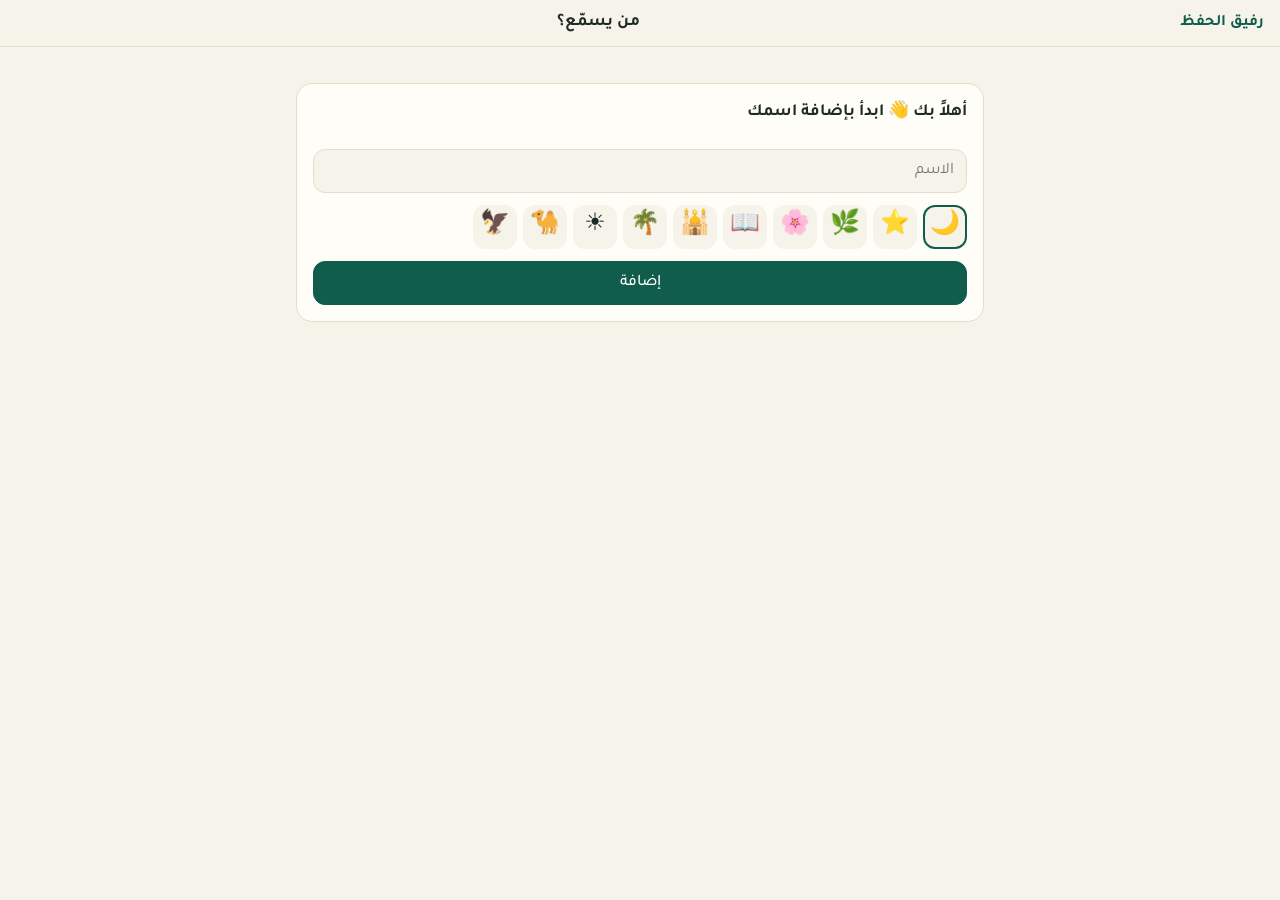
<file: index.html>
<!doctype html>
<html lang="ar" dir="rtl">
<head>
  <meta charset="utf-8" />
  <meta name="viewport" content="width=device-width, initial-scale=1, viewport-fit=cover" />
  <title>رفيق الحفظ</title>
  <meta name="description" content="تسميع القرآن الكريم بالصوت مع كشف الأخطاء — للعائلة" />
  <meta name="theme-color" content="#0f5d4a" />
  <meta name="apple-mobile-web-app-capable" content="yes" />
  <meta name="apple-mobile-web-app-title" content="رفيق الحفظ" />
  <link rel="manifest" href="manifest.webmanifest" />
  <link rel="icon" href="icon.svg" type="image/svg+xml" />
  <link rel="apple-touch-icon" href="icon.svg" />
  <link rel="preconnect" href="https://fonts.googleapis.com" />
  <link rel="preconnect" href="https://fonts.gstatic.com" crossorigin />
  <link href="https://fonts.googleapis.com/css2?family=Amiri+Quran&family=Tajawal:wght@400;500;700&display=swap" rel="stylesheet" />
  <link rel="stylesheet" href="css/style.css" />
</head>
<body>
  <div id="app"><p class="loading">جارٍ التحميل…</p></div>
  <script type="module" src="js/app.js"></script>
</body>
</html>
</file>
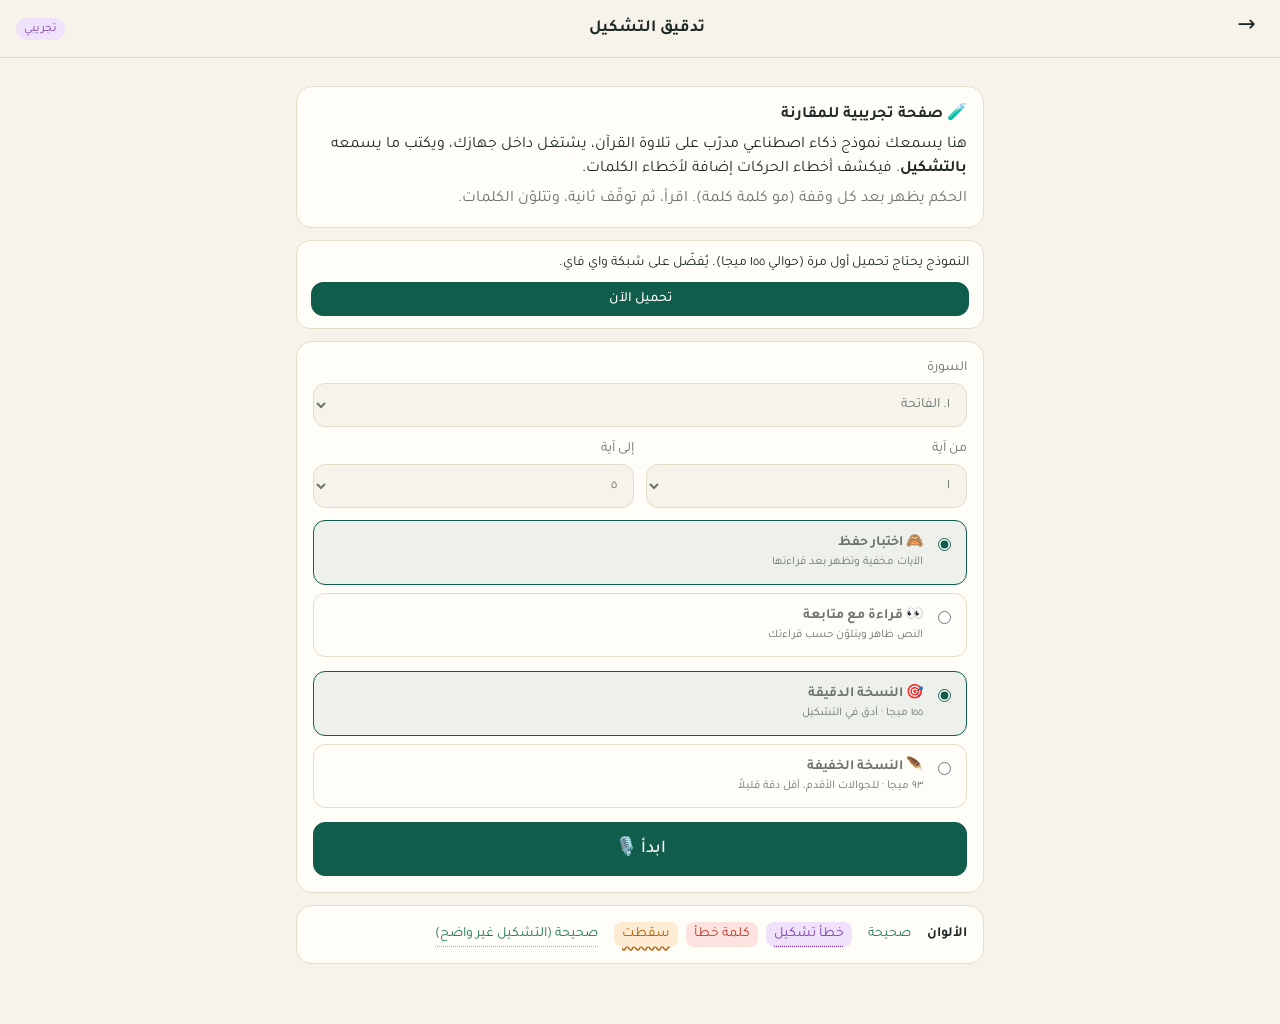
<file: tashkeel.html>
<!doctype html>
<html lang="ar" dir="rtl">
<head>
  <meta charset="utf-8" />
  <meta name="viewport" content="width=device-width, initial-scale=1, viewport-fit=cover" />
  <title>تدقيق التشكيل · رفيق الحفظ</title>
  <meta name="theme-color" content="#0f5d4a" />
  <link rel="icon" href="icon.svg" type="image/svg+xml" />
  <link rel="apple-touch-icon" href="icon.svg" />
  <link rel="preconnect" href="https://fonts.googleapis.com" />
  <link rel="preconnect" href="https://fonts.gstatic.com" crossorigin />
  <link href="https://fonts.googleapis.com/css2?family=Amiri+Quran&family=Tajawal:wght@400;500;700&display=swap" rel="stylesheet" />
  <link rel="stylesheet" href="css/style.css" />
</head>
<body>
  <div id="app"><p class="loading">جارٍ التحميل…</p></div>
  <script type="module" src="js/tashkeel.js"></script>
</body>
</html>
</file>
<file: css/style.css>
:root {
  --bg: #f6f3ea;
  --card: #fffdf7;
  --ink: #1f2a26;
  --muted: #6c746f;
  --line: #e4ddca;
  --brand: #0f5d4a;
  --brand-ink: #ffffff;
  --gold: #b9862f;
  --ok: #1d7a4f;
  --wrong: #c0392b;
  --wrong-bg: #fde3df;
  --missed: #b35c00;
  --missed-bg: #fdebd3;
  --corrected: #8a6d00;
  --corrected-bg: #fbf1c7;
  --hinted: #3c64b1;
  --hinted-bg: #e1e9fb;
  --hide: #d9d1bb;
  --harakah: #7b3fb0;
  --harakah-bg: #efe2fa;
  --qfont: 30px;
}
@media (prefers-color-scheme: dark) {
  :root {
    --bg: #111715;
    --card: #19211e;
    --ink: #e9ede9;
    --muted: #96a19b;
    --line: #2b3632;
    --brand: #2f9c7d;
    --gold: #d9ae5f;
    --ok: #5fcf97;
    --wrong: #ff7b6b;
    --wrong-bg: #4a2420;
    --missed: #ffb15c;
    --missed-bg: #45301a;
    --corrected: #f0d468;
    --corrected-bg: #3d3618;
    --hinted: #8fb0ff;
    --hinted-bg: #1f2b47;
    --hide: #34403b;
    --harakah: #d3a6ff;
    --harakah-bg: #3a2650;
  }
}

* { box-sizing: border-box; }
[hidden] { display: none !important; }
html, body { margin: 0; }
body {
  background: var(--bg);
  color: var(--ink);
  font-family: "Tajawal", system-ui, -apple-system, "Segoe UI", sans-serif;
  font-size: 16px;
  line-height: 1.5;
  -webkit-tap-highlight-color: transparent;
}
a { color: var(--brand); text-decoration: none; }
button, input, select { font: inherit; color: inherit; }
.muted { color: var(--muted); }
.center { text-align: center; }
.small { font-size: 13px; }
.loading { text-align: center; padding: 40vh 0; color: var(--muted); }

/* top bar */
.topbar {
  position: sticky; top: 0; z-index: 10;
  display: grid; grid-template-columns: auto 1fr auto; align-items: center; gap: 8px;
  padding: calc(env(safe-area-inset-top) + 10px) 16px 10px;
  background: color-mix(in srgb, var(--bg) 92%, transparent);
  backdrop-filter: blur(8px);
  border-bottom: 1px solid var(--line);
}
.topbar h1 { margin: 0; font-size: 17px; text-align: center; white-space: nowrap; overflow: hidden; text-overflow: ellipsis; }
.brand { font-weight: 700; color: var(--brand); }
.icon-btn { font-size: 22px; padding: 2px 8px; color: var(--ink); }
.who { font-size: 14px; color: var(--muted); white-space: nowrap; }

.wrap { max-width: 720px; margin: 0 auto; padding: 16px; padding-bottom: 48px; }
.card { background: var(--card); border: 1px solid var(--line); border-radius: 16px; padding: 16px; margin: 12px 0; }
.card h2 { margin: 0 0 12px; font-size: 17px; }
.card.warn { border-color: var(--missed); background: var(--missed-bg); }

.btn {
  display: inline-flex; align-items: center; justify-content: center; gap: 6px;
  min-height: 44px; padding: 8px 16px; border-radius: 12px;
  border: 1px solid var(--line); background: var(--card); color: var(--ink);
  cursor: pointer; font-weight: 500;
}
.btn.primary { background: var(--brand); border-color: var(--brand); color: var(--brand-ink); }
.btn.big { width: 100%; min-height: 54px; font-size: 18px; }
.btn.small { min-height: 34px; padding: 4px 12px; font-size: 14px; }
.btn.ghost { background: transparent; }
.btn.danger { color: var(--wrong); border-color: var(--wrong); }
.actions { display: flex; flex-wrap: wrap; gap: 8px; }
.actions .btn { flex: 1; }

input[type="text"], input:not([type]), input[type="search"], input[type="number"], select {
  width: 100%; min-height: 44px; padding: 8px 12px;
  border: 1px solid var(--line); border-radius: 12px; background: var(--bg);
}

/* profiles */
.profiles { display: grid; grid-template-columns: repeat(auto-fill, minmax(140px, 1fr)); gap: 12px; margin-top: 8px; }
.profile {
  display: flex; flex-direction: column; align-items: center; gap: 6px; padding: 18px 8px;
  background: var(--card); border: 1px solid var(--line); border-radius: 16px; cursor: pointer; font-size: 17px; font-weight: 500;
}
.profile .avatar { font-size: 40px; }
.add-profile { display: grid; gap: 12px; }
.avatars { display: flex; flex-wrap: wrap; gap: 6px; }
.avatars label span { display: inline-grid; place-items: center; width: 44px; height: 44px; font-size: 24px; border-radius: 12px; border: 2px solid transparent; cursor: pointer; background: var(--bg); }
.avatars input { position: absolute; opacity: 0; }
.avatars input:checked + span { border-color: var(--brand); }

/* home */
.stats { display: grid; grid-template-columns: repeat(3, 1fr); gap: 10px; }
.stat { background: var(--card); border: 1px solid var(--line); border-radius: 16px; padding: 12px 6px; display: flex; flex-direction: column; align-items: center; justify-content: center; gap: 4px; text-align: center; color: var(--ink); }
.stat b { font-size: 24px; }
.stat span { font-size: 13px; color: var(--muted); }
.ring { --p: 0; width: 64px; height: 64px; border-radius: 50%; display: grid; place-items: center;
  background: radial-gradient(closest-side, var(--card) 76%, transparent 78% 100%), conic-gradient(var(--brand) calc(var(--p) * 1%), var(--line) 0); }
.ring b { font-size: 14px; }
.continue { display: flex; justify-content: space-between; align-items: center; gap: 8px; color: var(--ink); border-color: var(--brand); }
.continue span { color: var(--muted); font-size: 14px; }
.search { position: sticky; top: 58px; z-index: 5; padding: 8px 0; background: var(--bg); }
.surahs { list-style: none; margin: 0; padding: 0; }
.surahs a { display: grid; grid-template-columns: 40px 1fr 72px; align-items: center; gap: 10px; padding: 10px 4px; border-bottom: 1px solid var(--line); color: var(--ink); }
.num { display: grid; place-items: center; width: 36px; height: 36px; border-radius: 10px; background: var(--card); border: 1px solid var(--line); font-size: 14px; }
.nm b { display: block; font-weight: 500; }
.nm small { color: var(--muted); }
.bar { position: relative; height: 6px; border-radius: 3px; background: var(--line); overflow: hidden; }
.bar i { position: absolute; inset-block: 0; right: 0; background: var(--ok); border-radius: 3px; z-index: 2; }
.bar i.tried { background: color-mix(in srgb, var(--ok) 35%, var(--line)); z-index: 1; }
.footer-links { text-align: center; margin-top: 24px; }

/* setup */
.setup .row { display: grid; grid-template-columns: 1fr 1fr; gap: 12px; margin-bottom: 12px; }
.setup label { display: grid; gap: 4px; color: var(--muted); font-size: 14px; }
.modes { border: 0; padding: 0; margin: 0 0 14px; display: grid; gap: 8px; }
.modes label { display: flex; gap: 10px; align-items: flex-start; padding: 12px; border: 1px solid var(--line); border-radius: 12px; cursor: pointer; }
.modes label:has(input:checked) { border-color: var(--brand); background: color-mix(in srgb, var(--brand) 7%, transparent); }
.modes span { display: grid; }
.modes small { color: var(--muted); }
.modes input { margin-top: 5px; accent-color: var(--brand); }
.ayah-list p { font-family: "Amiri Quran", "Amiri", serif; font-size: 22px; line-height: 2.2; margin: 0; padding: 4px 0; border-bottom: 1px dashed var(--line); }
.ayah-list p.good .mark { background: var(--ok); color: #fff; }
.ayah-list p.bad .mark { background: var(--wrong); color: #fff; }
.mark { display: inline-grid; place-items: center; min-width: 28px; height: 28px; border-radius: 50%; border: 1px solid var(--gold); font-family: "Tajawal", sans-serif; font-size: 13px; vertical-align: middle; }

/* recite */
.recite { max-width: 820px; margin: 0 auto; padding: 16px 16px 180px; }
.basmala { text-align: center; font-family: "Amiri Quran", "Amiri", serif; font-size: calc(var(--qfont) * 0.9); color: var(--gold); margin: 8px 0 12px; }
.mushaf {
  font-family: "Amiri Quran", "Amiri", "Scheherazade New", serif;
  font-size: var(--qfont); line-height: 2.3; text-align: justify; text-align-last: center;
  background: var(--card); border: 1px solid var(--line); border-radius: 18px; padding: 18px 16px;
  word-spacing: 2px;
}
.w { border-radius: 8px; padding: 0 2px; transition: color .2s, background-color .2s; }
.w.ok { color: var(--ok); }
.w.wrong { color: var(--wrong); background: var(--wrong-bg); }
.w.missed { color: var(--missed); background: var(--missed-bg); text-decoration: underline wavy; text-underline-offset: 10px; }
.w.corrected { color: var(--corrected); background: var(--corrected-bg); }
.w.hinted { color: var(--hinted); background: var(--hinted-bg); }
.w.cur { box-shadow: inset 0 -3px 0 var(--gold); cursor: pointer; }
.end { display: inline-grid; place-items: center; min-width: 1.3em; height: 1.3em; margin: 0 2px; border-radius: 50%; border: 1px solid var(--gold); color: var(--gold); font-family: "Tajawal", sans-serif; font-size: calc(var(--qfont) * 0.45); vertical-align: middle; }

/* memorization mode: unread words are covered */
.recite.hidden .w.pending { color: transparent; background: var(--hide); text-shadow: none; }
.recite.hidden .w.pending.cur { background: color-mix(in srgb, var(--gold) 45%, var(--hide)); }
.recite.hidden .end:not(.shown) { opacity: .35; }
.recite.hidden.done .w.pending { color: var(--muted); background: transparent; }

.heard { min-height: 24px; margin: 12px 4px; color: var(--muted); font-size: 14px; text-align: center; }

.controls {
  position: fixed; inset-inline: 0; bottom: 0; z-index: 20;
  display: flex; justify-content: center; align-items: center; gap: 10px;
  padding: 12px 12px calc(env(safe-area-inset-bottom) + 12px);
  background: color-mix(in srgb, var(--card) 94%, transparent); backdrop-filter: blur(10px);
  border-top: 1px solid var(--line);
}
.ctl { display: grid; justify-items: center; gap: 2px; width: 56px; padding: 6px 0; border: 0; background: none; font-size: 22px; cursor: pointer; border-radius: 12px; }
.ctl small { font-size: 11px; color: var(--muted); }
.ctl.on { background: color-mix(in srgb, var(--brand) 15%, transparent); }
.mic {
  width: 76px; height: 76px; border-radius: 50%; border: 0; cursor: pointer;
  background: var(--brand); color: #fff; font-size: 32px; box-shadow: 0 6px 18px color-mix(in srgb, var(--brand) 40%, transparent);
  position: relative;
}
.mic:disabled { opacity: .4; }
.mic.on { background: var(--wrong); }
.mic.on::after { content: ""; position: absolute; inset: -8px; border-radius: 50%; border: 3px solid var(--wrong); animation: pulse 1.4s ease-out infinite; }
@keyframes pulse { from { transform: scale(.9); opacity: .9; } to { transform: scale(1.25); opacity: 0; } }

/* summary */
.summary { background: var(--card); border: 1px solid var(--line); border-radius: 18px; padding: 18px; margin-top: 16px; }
.score { display: flex; align-items: center; gap: 14px; margin-bottom: 12px; }
.score b { font-size: 40px; }
.score.great b { color: var(--ok); }
.score.ok b { color: var(--corrected); }
.score.low b { color: var(--wrong); }
.counts { display: flex; flex-wrap: wrap; gap: 8px; margin-bottom: 12px; font-size: 14px; }
.counts span { padding: 4px 10px; border-radius: 999px; background: var(--bg); }
.counts .ok { color: var(--ok); }
.counts .wrong { color: var(--wrong); background: var(--wrong-bg); }
.counts .missed { color: var(--missed); background: var(--missed-bg); }
.counts .corrected { color: var(--corrected); background: var(--corrected-bg); }
.counts .hinted { color: var(--hinted); background: var(--hinted-bg); }
.mistakes { list-style: none; padding: 0; margin: 0 0 14px; }
.mistakes li { padding: 8px 0; border-bottom: 1px dashed var(--line); }
.mistakes b { font-family: "Amiri Quran", "Amiri", serif; font-size: 22px; font-weight: 400; }
.tag { font-size: 12px; padding: 2px 8px; border-radius: 999px; margin-inline: 6px; }
.tag.wrong { color: var(--wrong); background: var(--wrong-bg); }
.tag.missed { color: var(--missed); background: var(--missed-bg); }
.tag.corrected { color: var(--corrected); background: var(--corrected-bg); }
.tag.hinted { color: var(--hinted); background: var(--hinted-bg); }

/* mistakes page */
.mistake-list { list-style: none; padding: 0; margin: 0; }
.mistake-list li { background: var(--card); border: 1px solid var(--line); border-radius: 14px; padding: 12px; margin-bottom: 10px; }
.ctx { font-family: "Amiri Quran", "Amiri", serif; font-size: 22px; line-height: 2.1; margin: 0 0 6px; }
.ctx mark { background: var(--wrong-bg); color: var(--wrong); border-radius: 6px; padding: 0 3px; }
.meta { display: flex; flex-wrap: wrap; justify-content: space-between; align-items: center; gap: 8px; font-size: 13px; color: var(--muted); }

/* settings */
.settings .row { display: grid; grid-template-columns: 1fr 1.2fr; align-items: center; gap: 12px; margin: 8px 0; }
.settings input[type="range"] { width: 100%; accent-color: var(--brand); }
.preview { font-family: "Amiri Quran", "Amiri", serif; text-align: center; margin: 8px 0; }

/* harakat check page */
.w.harakah { color: var(--harakah); background: var(--harakah-bg); text-decoration: underline dotted; text-underline-offset: 10px; }
.w.unchecked { color: var(--ok); text-decoration: underline dotted color-mix(in srgb, var(--ok) 40%, transparent); text-underline-offset: 10px; }
.legend { display: flex; flex-wrap: wrap; gap: 8px; align-items: center; font-size: 14px; }
.legend .w { padding: 2px 8px; }
.counts .harakah, .tag.harakah { color: var(--harakah); background: var(--harakah-bg); }
.beta { font-size: 12px; padding: 2px 8px; border-radius: 999px; background: var(--harakah-bg); color: var(--harakah); }
.model { background: var(--card); border: 1px solid var(--line); border-radius: 14px; padding: 12px 14px; margin: 0 0 12px; display: grid; gap: 8px; font-size: 14px; }
.model:empty { display: none; }
.model.ok { color: var(--ok); }
.model.warn { border-color: var(--wrong); }
.progress { height: 8px; border-radius: 4px; background: var(--line); overflow: hidden; }
.progress i { display: block; height: 100%; background: var(--brand); transition: width .3s; }
.detail { background: var(--card); border: 1px solid var(--line); border-radius: 14px; padding: 12px; margin-top: 10px; display: grid; gap: 4px; }
.q { font-family: "Amiri Quran", "Amiri", serif; font-weight: 400; font-size: 1.25em; }
.harakah-note { color: var(--harakah); }
.intro p { margin: 6px 0 0; }
.setup > label { display: grid; gap: 4px; color: var(--muted); font-size: 14px; margin-bottom: 12px; }
.mic.on.speaking::after { border-color: var(--gold); }
.lab { display: flex; justify-content: space-between; align-items: center; gap: 8px; color: var(--ink); border-color: var(--harakah); }
.lab span { color: var(--harakah); font-size: 14px; }
.ctl.loading { animation: blink 1s ease-in-out infinite; }
@keyframes blink { 50% { opacity: .4; } }
.progress.indeterminate i { width: 35%; animation: slide 1.4s ease-in-out infinite; }
@keyframes slide { from { transform: translateX(120%); } to { transform: translateX(-300%); } }
.model .actions { margin-top: 4px; }
</file>
